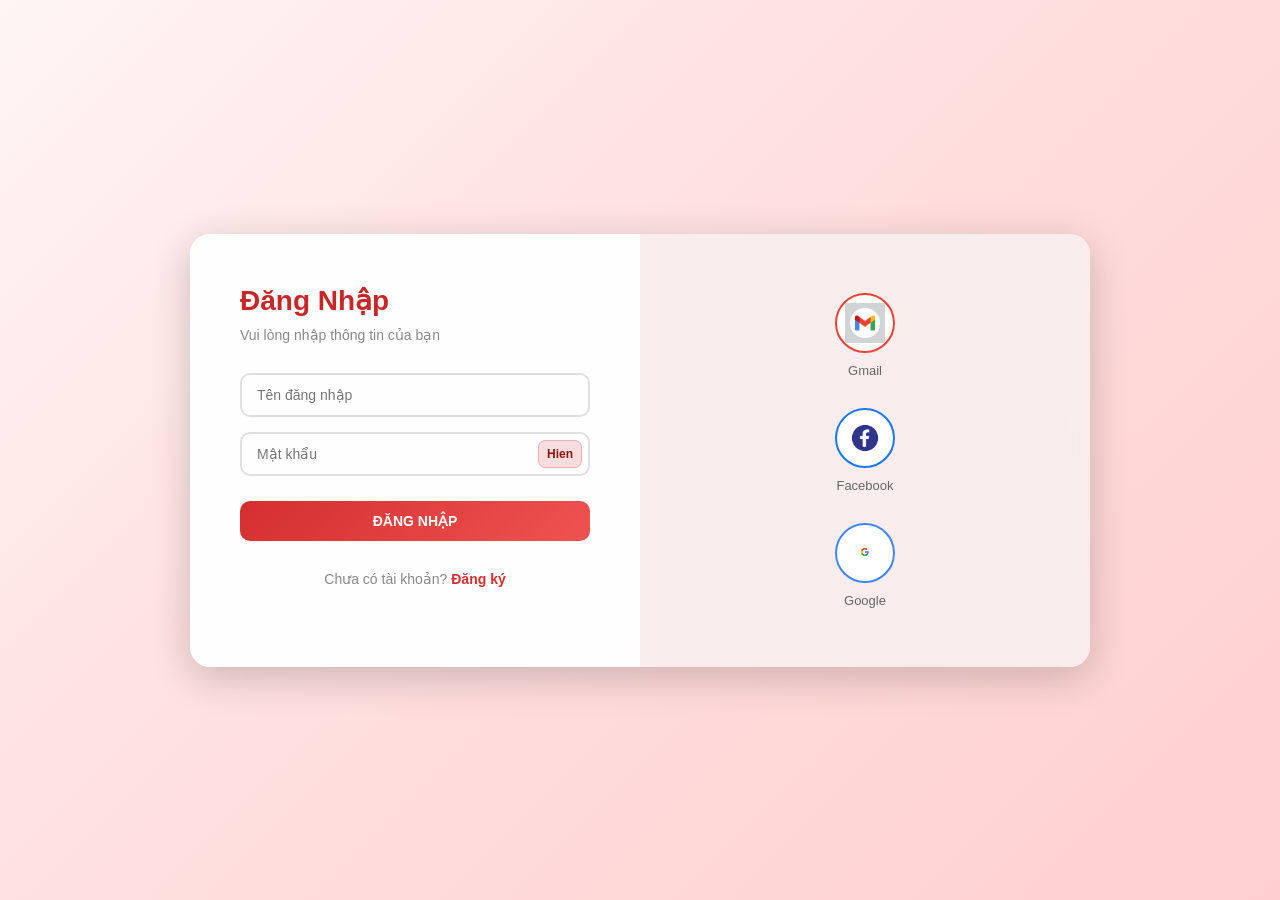
<file: frontend/index.html>
<!DOCTYPE html>
<html lang="vi">
<head>
    <meta charset="UTF-8">
    <meta name="viewport" content="width=device-width, initial-scale=1.0">
    <title>Đăng nhập / Đăng ký</title>
    <link rel="stylesheet" href="style.css">
</head>
<body>
    <div class="container">
        <div class="login-register">
            
            <div class="login-form active">
                <h2>Đăng Nhập</h2>
                <p>Vui lòng nhập thông tin của bạn</p>
                <form id="loginForm">
                    <div class="form-group">
                        <input type="text" id="loginUsername" placeholder="Tên đăng nhập" required>
                    </div>
                    <div class="form-group password-group">
                        <input type="password" id="loginPassword" placeholder="Mật khẩu" required>
                        <button type="button" class="password-toggle" aria-label="Hien mat khau" data-target="loginPassword">Hien</button>
                    </div>
                    <button type="submit" class="btn">ĐĂNG NHẬP</button>
                    <p class="toggle-form">Chưa có tài khoản? <a href="#" onclick="toggleForm()">Đăng ký</a></p>
                </form>
            </div>

            
            <div class="register-form">
                <h2>Đăng Ký</h2>
                <p>Sử dụng tài khoản mạng xã hội hoặc tạo tài khoản mới</p>
                <form id="registerForm">
                    <div class="form-group">
                        <input type="text" id="regUsername" placeholder="Tên đăng nhập" maxlength="20" required>
                        <small>Tối đa 20 ký tự</small>
                    </div>
                    <div class="form-group">
                        <input type="email" id="regEmail" placeholder="Email" required>
                    </div>
                    <div class="form-group password-group">
                        <input type="password" id="regPassword" placeholder="Mật khẩu" required>
                        <button type="button" class="password-toggle" aria-label="Hien mat khau" data-target="regPassword">Hien</button>
                    </div>
                    <div class="form-group password-group">
                        <input type="password" id="regConfirmPassword" placeholder="Nhập lại mật khẩu" required>
                        <button type="button" class="password-toggle" aria-label="Hien mat khau" data-target="regConfirmPassword">Hien</button>
                    </div>
                    <div class="form-group checkbox">
                        <input type="checkbox" id="terms" required>
                        <label for="terms">Tôi đồng ý với các điều khoản và điều kiện</label>
                    </div>
                    <button type="submit" class="btn">ĐĂNG KÝ</button>
                    <p class="toggle-form">Đã có tài khoản? <a href="#" onclick="toggleForm()">Đăng nhập</a></p>
                </form>
            </div>

            
            <div class="social-signup">
                <div class="social-icon">
                    <button class="social-btn gmail" title="Gmail">
                        <img src="image/gmail.png" alt="Gmail">
                    </button>
                    <p>Gmail</p>
                </div>
                <div class="social-icon">
                    <button class="social-btn facebook" title="Facebook">
                        <img src="image/facebook.png" alt="Facebook">
                    </button>
                    <p>Facebook</p>
                </div>
                <div class="social-icon">
                    <button class="social-btn google" title="Google">
                        <img src="image/google.png" alt="Google">
                    </button>
                    <p>Google</p>
                </div>
            </div>
        </div>
    </div>

    
    <div id="message" class="message"></div>

    <script src="script.js"></script>
</body>
</html>
</file>
<file: frontend/style.css>
* {
    margin: 0;
    padding: 0;
    box-sizing: border-box;
}

body {
    font-family: 'Segoe UI', Tahoma, Geneva, Verdana, sans-serif;
    background: linear-gradient(135deg, #fff5f5 0%, #ffe1e1 40%, #ffcfcf 100%);
    min-height: 100vh;
    display: flex;
    justify-content: center;
    align-items: center;
    padding: 20px;
}

.container {
    width: 100%;
    max-width: 900px;
}

.login-register {
    background: rgba(255, 255, 255, 0.95);
    border-radius: 20px;
    box-shadow: 0 10px 40px rgba(0, 0, 0, 0.2);
    display: grid;
    grid-template-columns: 1fr 1fr;
    overflow: hidden;
    backdrop-filter: blur(10px);
}


.login-form, .register-form {
    padding: 50px;
    display: none;
}

.login-form.active, .register-form.active {
    display: block;
}

h2 {
    color: #c62828;
    font-size: 28px;
    margin-bottom: 10px;
    font-weight: 600;
}

.login-form p, .register-form p {
    color: #888;
    margin-bottom: 30px;
    font-size: 14px;
}

form {
    display: flex;
    flex-direction: column;
    gap: 15px;
}

.form-group {
    position: relative;
}

.form-group input {
    width: 100%;
    padding: 12px 15px;
    border: 2px solid #e0e0e0;
    border-radius: 10px;
    font-size: 14px;
    transition: all 0.3s ease;
    background: transparent;
}

.form-group input:focus {
    outline: none;
    border-color: #d32f2f;
    box-shadow: 0 0 10px rgba(211, 47, 47, 0.25);
}

.form-group.password-group {
    position: relative;
}

.password-toggle {
    position: absolute;
    right: 8px;
    top: 50%;
    transform: translateY(-50%);
    background: #f7dddd;
    border: 1px solid #e7b1b1;
    border-radius: 7px;
    color: #8f1212;
    font-size: 12px;
    font-weight: 700;
    cursor: pointer;
    padding: 6px 8px;
    transition: all 0.2s ease;
    pointer-events: auto;
    z-index: 10;
}

.password-toggle:hover {
    background: #ffd0d0;
}

.password-toggle:active {
    transform: translateY(-50%) scale(0.98);
}

.form-group.password-group input {
    padding-right: 68px;
}

.form-group small {
    display: block;
    color: #999;
    font-size: 12px;
    margin-top: 5px;
}

.form-group.checkbox {
    display: flex;
    align-items: center;
    gap: 10px;
}

.form-group.checkbox input[type="checkbox"] {
    width: 18px;
    height: 18px;
    cursor: pointer;
}

.form-group.checkbox label {
    color: #666;
    font-size: 13px;
    cursor: pointer;
    margin: 0;
}

.btn {
    padding: 12px 30px;
    background: linear-gradient(135deg, #d32f2f, #ef5350);
    color: white;
    border: none;
    border-radius: 10px;
    font-size: 14px;
    font-weight: 600;
    cursor: pointer;
    transition: all 0.3s ease;
    margin-top: 10px;
}

.btn:hover {
    transform: translateY(-2px);
    box-shadow: 0 5px 15px rgba(211, 47, 47, 0.35);
}

.btn:active {
    transform: translateY(0);
}

.toggle-form {
    text-align: center;
    color: #999;
    font-size: 13px;
    margin-top: 15px !important;
}

.toggle-form a {
    color: #d32f2f;
    text-decoration: none;
    font-weight: 600;
    cursor: pointer;
    transition: color 0.3s ease;
}

.toggle-form a:hover {
    color: #b71c1c;
}


.social-signup {
    background: linear-gradient(rgba(0, 0, 0, 0.02), rgba(0, 0, 0, 0.02)), 
                url('data:image/svg+xml,<svg xmlns="http://www.w3.org/2000/svg" viewBox="0 0 1200 600"><defs><linearGradient id="grad" x1="0%" y1="0%" x2="100%" y2="100%"><stop offset="0%" style="stop-color:rgba(100,200,220,0.1)"/><stop offset="100%" style="stop-color:rgba(150,180,220,0.1)"/></linearGradient></defs><rect fill="url(#grad)" width="1200" height="600"/></svg>');
    background-size: cover;
    padding: 50px;
    display: flex;
    flex-direction: column;
    justify-content: center;
    align-items: center;
    gap: 30px;
    background-color: rgba(211, 47, 47, 0.06);
}

.social-signup h3 {
    color: #c62828;
    font-size: 20px;
    text-align: center;
    margin-bottom: 20px;
}

.social-icon {
    text-align: center;
}

.social-btn {
    width: 60px;
    height: 60px;
    border-radius: 50%;
    border: 2px solid #e0e0e0;
    background: white;
    color: #666;
    font-size: 24px;
    cursor: pointer;
    transition: all 0.3s ease;
    display: flex;
    justify-content: center;
    align-items: center;
    margin: 0 auto 10px;
    padding: 0;
}

.social-btn img {
    width: 40px;
    height: 40px;
    object-fit: contain;
}

.social-btn:hover {
    transform: translateY(-5px);
    box-shadow: 0 5px 15px rgba(0, 0, 0, 0.2);
}

.social-btn.gmail {
    border-color: #EA4335;
    color: #EA4335;
}

.social-btn.gmail:hover {
    background: #EA4335;
    color: white;
}

.social-btn.facebook {
    border-color: #1877F2;
    color: #1877F2;
}

.social-btn.facebook:hover {
    background: #1877F2;
    color: white;
}

.social-btn.google {
    border-color: #4285F4;
    color: #4285F4;
}

.social-btn.google:hover {
    background: #4285F4;
    color: white;
}

.social-icon p {
    color: #666;
    font-size: 13px;
    font-weight: 500;
}


.message {
    position: fixed;
    top: 20px;
    right: 20px;
    padding: 15px 20px;
    border-radius: 8px;
    max-width: 400px;
    display: none;
    z-index: 1000;
    animation: slideIn 0.3s ease;
}

.message.show {
    display: block;
}

.message.success {
    background: #4CAF50;
    color: white;
}

.message.error {
    background: #f44336;
    color: white;
}

.message.info {
    background: #2196F3;
    color: white;
}

@keyframes slideIn {
    from {
        transform: translateX(400px);
        opacity: 0;
    }
    to {
        transform: translateX(0);
        opacity: 1;
    }
}


@media (max-width: 768px) {
    .login-register {
        grid-template-columns: 1fr;
    }

    .social-signup {
        display: none;
    }

    .login-form, .register-form {
        padding: 40px 25px;
    }

    h2 {
        font-size: 24px;
    }
}
</file>
<file: frontend/home.css>
* {
    margin: 0;
    padding: 0;
    box-sizing: border-box;
}

:root {
    --theme-red: #c62828;
    --theme-red-dark: #a61d1d;
    --theme-red-soft: #ef5350;
    --theme-bg: #fff5f5;
    --theme-bg-soft: #ffe7e7;
}

body {
    font-family: 'Segoe UI', Tahoma, Geneva, Verdana, sans-serif;
    color: #333;
    background: #f5f5f5;
}

.container {
    max-width: 1200px;
    margin: 0 auto;
    padding: 0 20px;
}


.header {
    background: linear-gradient(135deg, #667eea 0%, #764ba2 100%);
    color: white;
    padding: 20px 0;
    position: sticky;
    top: 0;
    z-index: 100;
    box-shadow: 0 2px 10px rgba(0, 0, 0, 0.1);
}

.header .container {
    display: flex;
    justify-content: space-between;
    align-items: center;
}

.logo h1 {
    font-size: 28px;
    font-weight: 700;
}

.logo-link {
    color: inherit;
    text-decoration: none;
}

.navbar ul {
    list-style: none;
    display: flex;
    gap: 30px;
}

.navbar a {
    color: white;
    text-decoration: none;
    font-weight: 500;
    transition: color 0.3s ease;
    position: relative;
}

.navbar a:hover,
.navbar a.active {
    color: #ffd700;
}

.navbar a.active::after {
    content: '';
    position: absolute;
    bottom: -5px;
    left: 0;
    right: 0;
    height: 2px;
    background: #ffd700;
}

.user-section {
    display: flex;
    align-items: center;
    gap: 20px;
}

.user-section span {
    font-weight: 500;
}

.btn-logout {
    padding: 8px 16px;
    background: rgba(255, 255, 255, 0.2);
    color: white;
    border: 1px solid white;
    border-radius: 5px;
    cursor: pointer;
    transition: all 0.3s ease;
    font-weight: 500;
}

.btn-logout:hover {
    background: white;
    color: #667eea;
}

.menu-toggle {
    position: fixed;
    top: 10px;
    left: 10px;
    z-index: 1300;
    background: rgba(255, 255, 255, 0.22);
    border: 1px solid rgba(255, 255, 255, 0.45);
    color: white;
    width: 34px;
    height: 34px;
    border-radius: 6px;
    font-size: 18px;
    line-height: 1;
    cursor: pointer;
    display: inline-flex;
    align-items: center;
    justify-content: center;
}

.left-sidebar {
    position: fixed;
    top: 0;
    left: -280px;
    width: 280px;
    height: 100vh;
    background: #132332;
    color: #e6f2ff;
    z-index: 1200;
    transition: left 0.3s ease;
    box-shadow: 4px 0 20px rgba(0, 0, 0, 0.35);
}

.left-sidebar.open {
    left: 0;
}

.sidebar-overlay {
    position: fixed;
    inset: 0;
    background: rgba(0, 0, 0, 0.45);
    z-index: 1100;
    opacity: 0;
    visibility: hidden;
    transition: opacity 0.25s ease;
}

.sidebar-overlay.show {
    opacity: 1;
    visibility: visible;
}

.sidebar-header {
    display: flex;
    justify-content: space-between;
    align-items: center;
    padding: 16px 18px;
    border-bottom: 1px solid rgba(255, 255, 255, 0.1);
}

.sidebar-header h3 {
    margin: 0;
    font-size: 20px;
}

.sidebar-close {
    background: none;
    border: none;
    color: #cfe7ff;
    font-size: 28px;
    cursor: pointer;
}

.sidebar-nav {
    padding: 10px 0;
    display: flex;
    flex-direction: column;
}

.sidebar-nav a {
    color: #cfe7ff;
    text-decoration: none;
    padding: 12px 18px;
    border-left: 3px solid transparent;
    transition: background 0.2s ease, border-left-color 0.2s ease;
}

.sidebar-nav a:hover,
.sidebar-nav a.active {
    background: rgba(255, 255, 255, 0.08);
    border-left-color: #52b6ff;
}


.hero {
    background: linear-gradient(135deg, #667eea 0%, #764ba2 100%);
    color: white;
    padding: 100px 20px;
    text-align: center;
}

.hero-content h2 {
    font-size: 48px;
    margin-bottom: 20px;
}

.hero-content p {
    font-size: 20px;
    margin-bottom: 30px;
    opacity: 0.9;
}

.btn-primary {
    display: inline-block;
    padding: 12px 30px;
    background: #ffd700;
    color: #333;
    text-decoration: none;
    border-radius: 5px;
    font-weight: 600;
    transition: all 0.3s ease;
}

.btn-primary:hover {
    transform: translateY(-3px);
    box-shadow: 0 5px 20px rgba(255, 215, 0, 0.4);
}


.products {
    padding: 60px 20px;
    background: white;
}

.products h2 {
    text-align: center;
    font-size: 32px;
    margin-bottom: 40px;
    color: #667eea;
}

.products-grid {
    display: grid;
    grid-template-columns: repeat(auto-fill, minmax(250px, 1fr));
    gap: 25px;
}

.product-card {
    background: white;
    border-radius: 10px;
    overflow: hidden;
    box-shadow: 0 2px 10px rgba(0, 0, 0, 0.1);
    transition: all 0.3s ease;
    cursor: pointer;
}

.product-card:hover {
    transform: translateY(-5px);
    box-shadow: 0 5px 20px rgba(0, 0, 0, 0.15);
}

.product-image {
    width: 100%;
    height: 200px;
    background: linear-gradient(135deg, #667eea 0%, #764ba2 100%);
    display: flex;
    align-items: center;
    justify-content: center;
    font-size: 48px;
}

.product-image-file {
    width: 100%;
    height: 100%;
    object-fit: contain;
    background: #fff;
}

.product-image-fallback {
    width: 100%;
    height: 100%;
    display: flex;
    align-items: center;
    justify-content: center;
    font-size: 48px;
}

.product-info {
    padding: 20px;
}

.product-name {
    font-size: 18px;
    font-weight: 600;
    margin-bottom: 10px;
    color: #333;
}

.product-description {
    font-size: 13px;
    color: #666;
    margin-bottom: 15px;
    line-height: 1.4;
}

.product-footer {
    display: flex;
    justify-content: space-between;
    align-items: center;
    gap: 10px;
}

.product-price {
    font-size: 20px;
    font-weight: 700;
    color: #667eea;
}

.product-buttons {
    display: flex;
    gap: 8px;
}

.btn-add-cart {
    padding: 8px 15px;
    background: #667eea;
    color: white;
    border: none;
    border-radius: 5px;
    cursor: pointer;
    font-weight: 600;
    transition: all 0.3s ease;
}

.btn-review {
    padding: 8px 12px;
    background: #fff;
    color: #667eea;
    border: 2px solid #667eea;
    border-radius: 5px;
    cursor: pointer;
    font-weight: 600;
    transition: all 0.3s ease;
    font-size: 14px;
}

.btn-add-cart:hover, .btn-review:hover {
    transform: translateY(-2px);
    box-shadow: 0 4px 12px rgba(102, 126, 234, 0.3);
}

.btn-add-cart:hover {
    background: #764ba2;
}


.btn-basket {
    position: relative;
    background: none;
    border: none;
    font-size: 24px;
    cursor: pointer;
    color: #667eea;
    padding: 8px 12px;
    border-radius: 5px;
    transition: all 0.3s ease;
    display: flex;
    align-items: center;
    gap: 5px;
}

.btn-basket:hover {
    background: rgba(102, 126, 234, 0.1);
}

.cart-count {
    font-size: 12px;
    background: #ff5252;
    color: white;
    border-radius: 50%;
    padding: 2px 6px;
    min-width: 20px;
    text-align: center;
    font-weight: bold;
}


.basket-modal {
    display: none;
    position: fixed;
    top: 0;
    left: 0;
    right: 0;
    bottom: 0;
    background: rgba(0, 0, 0, 0.5);
    z-index: 1000;
    justify-content: flex-end;
    animation: slideInRight 0.3s ease;
}

.basket-modal-content {
    background: white;
    width: 100%;
    max-width: 500px;
    height: 100%;
    display: flex;
    flex-direction: column;
    box-shadow: -2px 0 10px rgba(0, 0, 0, 0.1);
}

.basket-header {
    padding: 20px;
    border-bottom: 1px solid #e0e0e0;
    display: flex;
    justify-content: space-between;
    align-items: center;
}

.basket-header h2 {
    margin: 0;
    font-size: 20px;
}

.close-btn {
    background: none;
    border: none;
    font-size: 28px;
    cursor: pointer;
    color: #999;
    width: 30px;
    height: 30px;
    display: flex;
    align-items: center;
    justify-content: center;
}

.close-btn:hover {
    color: #333;
}

.basket-body {
    flex: 1;
    overflow-y: auto;
    padding: 20px;
}

.basket-table {
    width: 100%;
    border-collapse: collapse;
    font-size: 14px;
}

.basket-table thead {
    position: sticky;
    top: 0;
    background: #f5f5f5;
}

.basket-table th, .basket-table td {
    padding: 12px;
    text-align: left;
    border-bottom: 1px solid #e0e0e0;
}

.basket-table th {
    font-weight: 600;
    color: #333;
}

.basket-table td {
    color: #666;
}

.basket-footer {
    padding: 20px;
    border-top: 1px solid #e0e0e0;
    background: #f9f9f9;
}

.basket-summary {
    display: flex;
    justify-content: space-between;
    align-items: center;
    margin-bottom: 15px;
    font-size: 16px;
    font-weight: 600;
    color: #333;
}

.total-price {
    color: #667eea;
    font-size: 20px;
}

@keyframes slideInRight {
    from {
        transform: translateX(100%);
    }
    to {
        transform: translateX(0);
    }
}



.cart-section {
    padding: 60px 20px;
    background: #f9f9f9;
}

.cart-section h2 {
    text-align: center;
    font-size: 32px;
    margin-bottom: 40px;
    color: #667eea;
}


.cart-page {
    background: radial-gradient(circle at top, #203040 0%, #0f1720 55%, #0a1118 100%);
    min-height: 100vh;
}

.cart-page .header {
    position: static;
    background: rgba(10, 18, 26, 0.88);
    border-bottom: 1px solid rgba(255, 255, 255, 0.08);
    backdrop-filter: blur(4px);
}

.cart-page-main {
    max-width: 1100px;
    margin: 30px auto 50px;
    padding: 0 20px;
}

.cart-panel {
    background: rgba(18, 27, 37, 0.95);
    border: 1px solid rgba(255, 255, 255, 0.08);
    border-radius: 12px;
    box-shadow: 0 14px 30px rgba(0, 0, 0, 0.35);
    color: #e9f1f7;
}

.cart-panel-header {
    padding: 22px 24px 10px;
}

.cart-panel-header h2 {
    margin: 0;
    font-size: 34px;
    color: #f4fbff;
}

.cart-panel-body {
    padding: 0 24px 8px;
}

.cart-panel .cart-table {
    background: transparent;
    box-shadow: none;
    margin-bottom: 12px;
}

.cart-panel .cart-table thead {
    background: rgba(255, 255, 255, 0.05);
    color: #dce8f3;
}

.cart-panel .cart-table td {
    border-bottom: 1px solid rgba(255, 255, 255, 0.08);
    color: #d9e5ef;
}

.cart-panel .cart-table tbody tr:hover {
    background: rgba(255, 255, 255, 0.04);
}

.cart-panel-footer {
    padding: 12px 24px 24px;
    text-align: right;
}

.cart-panel-footer .summary-row {
    color: #f5faff;
    margin-bottom: 14px;
}

.cart-table {
    width: 100%;
    border-collapse: collapse;
    background: white;
    border-radius: 10px;
    overflow: hidden;
    box-shadow: 0 2px 10px rgba(0, 0, 0, 0.1);
    margin-bottom: 30px;
}

.cart-table thead {
    background: #667eea;
    color: white;
}

.cart-table th,
.cart-table td {
    padding: 15px;
    text-align: left;
    border-bottom: 1px solid #eee;
}

.cart-table tbody tr:hover {
    background: #f5f5f5;
}

.empty-message {
    text-align: center;
    color: #999;
    font-size: 16px !important;
}

.cart-summary {
    background: white;
    padding: 20px;
    border-radius: 10px;
    box-shadow: 0 2px 10px rgba(0, 0, 0, 0.1);
    text-align: right;
}

.summary-row {
    display: flex;
    justify-content: flex-end;
    gap: 20px;
    margin-bottom: 20px;
    font-size: 18px;
    font-weight: 600;
    color: #333;
}

.summary-row span:first-child {
    min-width: 100px;
}

.btn-checkout {
    padding: 12px 30px;
    background: #667eea;
    color: white;
    border: none;
    border-radius: 5px;
    font-weight: 600;
    cursor: pointer;
    transition: all 0.3s ease;
    font-size: 16px;
}

.btn-checkout:hover {
    background: #764ba2;
    transform: translateY(-2px);
}

.btn-checkout:disabled {
    background: #ccc;
    cursor: not-allowed;
}

.btn-remove {
    padding: 6px 12px;
    background: #ff6b6b;
    color: white;
    border: none;
    border-radius: 4px;
    cursor: pointer;
    font-size: 12px;
    transition: all 0.3s ease;
}

.btn-remove:hover {
    background: #ff5252;
}

.quantity-input {
    width: 60px;
    padding: 6px;
    border: 1px solid #ddd;
    border-radius: 4px;
    text-align: center;
}


.about {
    padding: 60px 20px;
    background: white;
    text-align: center;
}

.about h2 {
    font-size: 32px;
    margin-bottom: 20px;
    color: #667eea;
}

.about p {
    font-size: 16px;
    color: #666;
    line-height: 1.8;
    max-width: 600px;
    margin: 0 auto;
}


.contact {
    padding: 60px 20px;
    background: #f9f9f9;
}

.contact h2 {
    text-align: center;
    font-size: 32px;
    margin-bottom: 40px;
    color: #667eea;
}

.contact-info {
    display: grid;
    grid-template-columns: repeat(auto-fit, minmax(250px, 1fr));
    gap: 30px;
}

.info-item {
    background: white;
    padding: 30px;
    border-radius: 10px;
    box-shadow: 0 2px 10px rgba(0, 0, 0, 0.1);
    text-align: center;
}

.info-item h4 {
    color: #667eea;
    margin-bottom: 10px;
    font-size: 18px;
}

.info-item p {
    color: #666;
    font-size: 15px;
}


.admin-section {
    padding: 60px 20px;
    background: #f0f5ff;
}

.admin-section h2 {
    text-align: center;
    font-size: 32px;
    margin-bottom: 40px;
    color: #667eea;
}

.admin-content {
    display: grid;
    grid-template-columns: 1fr 2fr;
    gap: 30px;
}

.admin-form {
    background: white;
    padding: 30px;
    border-radius: 10px;
    box-shadow: 0 2px 10px rgba(0, 0, 0, 0.1);
    height: fit-content;
}

.admin-form h3 {
    color: #667eea;
    margin-bottom: 20px;
}

.admin-form form {
    display: flex;
    flex-direction: column;
    gap: 15px;
}

.admin-form input {
    padding: 10px;
    border: 1px solid #ddd;
    border-radius: 5px;
    font-size: 14px;
}

.admin-form input:focus {
    outline: none;
    border-color: #667eea;
    box-shadow: 0 0 5px rgba(102, 126, 234, 0.3);
}

.btn-add {
    padding: 10px;
    background: #667eea;
    color: white;
    border: none;
    border-radius: 5px;
    cursor: pointer;
    font-weight: 600;
    transition: all 0.3s ease;
}

.btn-add:hover {
    background: #764ba2;
    transform: translateY(-2px);
}

.admin-list {
    background: white;
    padding: 30px;
    border-radius: 10px;
    box-shadow: 0 2px 10px rgba(0, 0, 0, 0.1);
}

.admin-list h3 {
    color: #667eea;
    margin-bottom: 20px;
}

.users-table {
    width: 100%;
    border-collapse: collapse;
}

.users-table thead {
    background: #667eea;
    color: white;
}

.users-table th,
.users-table td {
    padding: 12px;
    text-align: left;
    border-bottom: 1px solid #eee;
}

.users-table tbody tr:hover {
    background: #f5f5f5;
}

.users-table .empty-message {
    text-align: center;
    color: #999;
}

.btn-edit, .btn-delete {
    padding: 6px 12px;
    margin-right: 8px;
    border: none;
    border-radius: 4px;
    cursor: pointer;
    font-size: 12px;
    transition: all 0.3s ease;
}

.btn-edit {
    background: #4CAF50;
    color: white;
}

.btn-edit:hover {
    background: #45a049;
}

.btn-delete {
    background: #f44336;
    color: white;
}

.btn-delete:hover {
    background: #da190b;
}


.order-history-section {
    padding: 60px 20px;
    background: #f9f9f9;
}

.order-history-section h2 {
    text-align: center;
    color: #333;
    margin-bottom: 30px;
}

.orders-list {
    max-width: 900px;
    margin: 0 auto;
}

.order-card {
    background: white;
    border-radius: 8px;
    padding: 20px;
    margin-bottom: 20px;
    box-shadow: 0 2px 8px rgba(0,0,0,0.1);
    border-left: 4px solid #667eea;
}

.order-header {
    display: flex;
    justify-content: space-between;
    align-items: center;
    margin-bottom: 15px;
    border-bottom: 1px solid #eee;
    padding-bottom: 10px;
}

.order-id {
    font-weight: bold;
    color: #667eea;
}

.order-status {
    padding: 5px 15px;
    border-radius: 20px;
    font-size: 12px;
    font-weight: bold;
}

.order-status.pending {
    background: #fff3cd;
    color: #856404;
}

.order-status.completed {
    background: #d4edda;
    color: #155724;
}

.order-items {
    margin: 15px 0;
}

.order-item {
    padding: 8px 0;
    display: flex;
    justify-content: space-between;
    font-size: 14px;
}

.order-item span:last-child {
    font-weight: bold;
}

.order-footer {
    text-align: right;
    margin-top: 10px;
    font-size: 14px;
    color: #666;
}


.feedback-section {
    padding: 60px 20px;
    background: #f0f5ff;
}

.feedback-section h2 {
    text-align: center;
    color: #667eea;
    margin-bottom: 40px;
}

.feedback-content {
    display: grid;
    grid-template-columns: 1fr 1fr;
    gap: 30px;
    max-width: 1000px;
    margin: 0 auto;
}

.feedback-form {
    background: white;
    padding: 30px;
    border-radius: 10px;
    box-shadow: 0 2px 10px rgba(0,0,0,0.1);
}

.feedback-form h3 {
    color: #667eea;
    margin-bottom: 20px;
}

.feedback-form form {
    display: flex;
    flex-direction: column;
    gap: 15px;
}

.feedback-form input,
.feedback-form textarea {
    padding: 12px;
    border: 1px solid #ddd;
    border-radius: 5px;
    font-family: inherit;
    font-size: 14px;
}

.feedback-form input:focus,
.feedback-form textarea:focus {
    outline: none;
    border-color: #667eea;
    box-shadow: 0 0 5px rgba(102, 126, 234, 0.3);
}

.rating-input {
    display: flex;
    align-items: center;
    gap: 15px;
}

.rating-input label {
    font-weight: 600;
    color: #333;
}

.rating-input input[type="range"] {
    flex: 1;
    cursor: pointer;
}

.btn-submit {
    padding: 12px;
    background: #667eea;
    color: white;
    border: none;
    border-radius: 5px;
    cursor: pointer;
    font-weight: 600;
    transition: all 0.3s ease;
}

.btn-submit:hover {
    background: #764ba2;
    transform: translateY(-2px);
}

.feedback-list {
    background: white;
    padding: 30px;
    border-radius: 10px;
    box-shadow: 0 2px 10px rgba(0,0,0,0.1);
}

.feedback-list h3 {
    color: #667eea;
    margin-bottom: 20px;
}

.feedback-item {
    padding: 15px;
    border-bottom: 1px solid #eee;
    margin-bottom: 15px;
}

.feedback-item:last-child {
    border-bottom: none;
    margin-bottom: 0;
}

.feedback-author {
    font-weight: bold;
    color: #333;
    margin-bottom: 5px;
}

.feedback-rating {
    color: #ffc107;
    font-size: 14px;
    margin-bottom: 8px;
}

.feedback-comment {
    color: #666;
    font-size: 14px;
    line-height: 1.6;
    margin-bottom: 5px;
}

.feedback-date {
    color: #999;
    font-size: 12px;
}


.modal {
    position: fixed;
    z-index: 999;
    left: 0;
    top: 0;
    width: 100%;
    height: 100%;
    background-color: rgba(0,0,0,0.7);
    animation: fadeIn 0.3s ease;
}

.modal-content {
    background: white;
    margin: 5% auto;
    padding: 30px;
    border-radius: 10px;
    width: 90%;
    max-width: 800px;
    max-height: 80vh;
    overflow-y: auto;
    box-shadow: 0 5px 20px rgba(0,0,0,0.3);
}

.close {
    color: #aaa;
    float: right;
    font-size: 28px;
    font-weight: bold;
    cursor: pointer;
    transition: color 0.3s;
}

.close:hover,
.close:focus {
    color: #000;
}

.reviews-container {
    display: grid;
    grid-template-columns: 1fr 1fr;
    gap: 30px;
    margin-top: 20px;
}

.review-form h4,
.reviews-list h4 {
    color: #667eea;
    margin-bottom: 15px;
}

.review-form form {
    display: flex;
    flex-direction: column;
    gap: 15px;
}

.review-form textarea {
    padding: 12px;
    border: 1px solid #ddd;
    border-radius: 5px;
    font-family: inherit;
}

.review-form textarea:focus {
    outline: none;
    border-color: #667eea;
    box-shadow: 0 0 5px rgba(102, 126, 234, 0.3);
}

.reviews-list {
    border-left: 2px solid #667eea;
    padding-left: 20px;
}

.review-item {
    padding: 12px 0;
    border-bottom: 1px solid #eee;
}

.review-item:last-child {
    border-bottom: none;
}

.review-author {
    font-weight: bold;
    color: #333;
    margin-bottom: 5px;
}

.review-text {
    color: #666;
    font-size: 14px;
    line-height: 1.6;
    margin: 8px 0;
}

.review-meta {
    font-size: 12px;
    color: #999;
}

.loading {
    text-align: center;
    color: #999;
    padding: 20px;
}

@keyframes fadeIn {
    from { opacity: 0; }
    to { opacity: 1; }
}

@keyframes slideIn {
    from { transform: translateX(400px); }
    to { transform: translateX(0); }
}


.footer {
    background: #333;
    color: white;
    text-align: center;
    padding: 30px 20px;
}


.message {
    position: fixed;
    top: 20px;
    right: 20px;
    padding: 15px 20px;
    border-radius: 8px;
    max-width: 400px;
    display: none;
    z-index: 1000;
    animation: slideIn 0.3s ease;
}

.message.show {
    display: block;
}

.message.success {
    background: #4CAF50;
    color: white;
}

.message.error {
    background: #f44336;
    color: white;
}

.message.info {
    background: #2196F3;
    color: white;
}

@keyframes slideIn {
    from {
        transform: translateX(400px);
        opacity: 0;
    }
    to {
        transform: translateX(0);
        opacity: 1;
    }
}


@media (max-width: 768px) {
    .header .container {
        flex-direction: column;
        gap: 20px;
    }

    .navbar ul {
        gap: 15px;
    }

    .hero-content h2 {
        font-size: 32px;
    }

    .hero-content p {
        font-size: 16px;
    }

    .products-grid {
        grid-template-columns: repeat(auto-fill, minmax(150px, 1fr));
    }

    .cart-table {
        font-size: 14px;
    }

    .cart-table th,
    .cart-table td {
        padding: 10px;
    }
}


body {
    background: var(--theme-bg);
}

.header,
.hero {
    background: linear-gradient(135deg, var(--theme-red) 0%, var(--theme-red-soft) 100%);
}

.navbar a:hover,
.navbar a.active {
    color: #ffe5e5;
}

.navbar a.active::after {
    background: #ffe5e5;
}

.btn-logout:hover,
.products h2,
.product-price,
.btn-basket,
.cart-section h2,
.about h2,
.contact h2,
.info-item h4,
.admin-section h2,
.admin-form h3,
.admin-list h3,
.order-id,
.feedback-section h2,
.feedback-form h3,
.feedback-list h3,
.review-form h4,
.reviews-list h4,
.cart-panel-header h2 {
    color: var(--theme-red);
}

.btn-add-cart,
.btn-checkout,
.btn-submit,
.btn-add,
.users-table thead,
.cart-table thead {
    background: var(--theme-red);
}

.btn-add-cart:hover,
.btn-checkout:hover,
.btn-submit:hover,
.btn-add:hover {
    background: var(--theme-red-dark);
}

.btn-review {
    color: var(--theme-red);
    border-color: var(--theme-red);
}

.btn-basket:hover {
    background: rgba(198, 40, 40, 0.1);
}

.product-image {
    background: linear-gradient(135deg, #ef5350 0%, var(--theme-red) 100%);
}

.contact,
.admin-section,
.feedback-section {
    background: var(--theme-bg-soft);
}

.admin-form input:focus,
.feedback-form input:focus,
.feedback-form textarea:focus,
.review-form textarea:focus {
    border-color: var(--theme-red);
    box-shadow: 0 0 5px rgba(198, 40, 40, 0.25);
}

.left-sidebar {
    background: #8d1b1b;
    color: #fff2f2;
}

.sidebar-close,
.sidebar-nav a {
    color: #ffecec;
}

.sidebar-nav a:hover,
.sidebar-nav a.active {
    background: rgba(255, 255, 255, 0.14);
    border-left-color: #ffd0d0;
}

.cart-page {
    background: radial-gradient(circle at top, #ffe3e3 0%, #ffc7c7 55%, #ffb8b8 100%);
}

.cart-page .header {
    background: linear-gradient(135deg, #b71c1c 0%, #d84343 100%);
}

.cart-panel {
    background: rgba(255, 255, 255, 0.96);
    border: 1px solid #ffd2d2;
    color: #532626;
}

.cart-panel .cart-table thead {
    background: #ffe3e3;
    color: #5a2222;
}

.cart-panel .cart-table td {
    border-bottom: 1px solid #ffe8e8;
    color: #5a2d2d;
}

.cart-panel .cart-table tbody tr:hover {
    background: #fff0f0;
}


.header {
    background: linear-gradient(180deg, #2a414f 0%, #223845 100%);
    padding: 8px 0;
    border-bottom: 1px solid rgba(255, 255, 255, 0.08);
    box-shadow: 0 3px 10px rgba(0, 0, 0, 0.3);
}

.header .container {
    min-height: 44px;
    padding-left: 54px;
}

.navbar a {
    font-size: 14px;
    font-weight: 600;
}

.navbar a:hover,
.navbar a.active {
    color: #e7f4ff;
}

.navbar a.active::after {
    background: #e7f4ff;
}

.menu-toggle {
    position: absolute;
    top: 50%;
    left: 0;
    transform: translateY(-50%);
    background: rgba(255, 255, 255, 0.11);
    border: 1px solid rgba(255, 255, 255, 0.38);
    border-left: none;
    color: #f0f8ff;
    border-radius: 0 4px 4px 0;
}

.menu-toggle:hover {
    background: rgba(255, 255, 255, 0.2);
}

.btn-logout:hover {
    color: #223845;
}


.cart-page {
    background: radial-gradient(circle at top, #1d2731 0%, #141c24 60%, #111820 100%);
}

.cart-page-main {
    max-width: 1180px;
    margin: 18px auto 40px;
    padding: 0 20px;
}

.checkout-card {
    background: rgba(45, 51, 58, 0.9);
    border: 1px solid rgba(255, 255, 255, 0.08);
    border-radius: 8px;
    box-shadow: 0 10px 30px rgba(0, 0, 0, 0.35);
}

.checkout-header {
    padding: 14px 16px 10px;
}

.checkout-header h2 {
    margin: 0;
    color: #f2f6fb;
    font-size: 38px;
    font-weight: 700;
}

.checkout-header #checkoutUser {
    color: #98a6b6;
    font-size: 32px;
    font-weight: 600;
}

.checkout-items {
    margin: 0 16px;
    border: 1px solid rgba(255, 255, 255, 0.08);
    background: rgba(33, 39, 46, 0.9);
    min-height: 110px;
}

.checkout-item-row {
    display: grid;
    grid-template-columns: 80px 1fr 120px 120px 48px;
    align-items: center;
    gap: 16px;
    padding: 14px 12px;
    border-bottom: 1px solid rgba(255, 255, 255, 0.08);
    color: #e8eef7;
}

.checkout-item-image {
    width: 56px;
    height: 56px;
    border: 2px solid #d8edf9;
    display: flex;
    align-items: center;
    justify-content: center;
    font-size: 32px;
    background: #f7fbff;
}

.checkout-item-name {
    font-size: 20px;
    font-weight: 600;
}

.checkout-item-qty {
    display: flex;
    align-items: center;
    gap: 8px;
}

.qty-btn {
    width: 24px;
    height: 24px;
    border: 1px solid rgba(255, 255, 255, 0.45);
    background: rgba(255, 255, 255, 0.08);
    color: #fff;
    cursor: pointer;
}

.checkout-item-price {
    text-align: right;
    font-size: 22px;
}

.checkout-remove {
    border: none;
    background: transparent;
    color: #c7d0da;
    cursor: pointer;
    font-size: 20px;
}

.checkout-footer {
    padding: 10px 16px 14px;
    text-align: right;
}

.checkout-total-row {
    color: #eff5fb;
    font-size: 24px;
    margin-bottom: 10px;
}

.checkout-btn {
    width: 58%;
    min-width: 300px;
    border: none;
    border-radius: 20px;
    background: linear-gradient(180deg, #4f7389 0%, #46697e 100%);
    color: #f6fbff;
    font-size: 22px;
    font-weight: 700;
    padding: 7px 16px;
    cursor: pointer;
}

.checkout-btn:disabled {
    opacity: 0.5;
    cursor: not-allowed;
}

.checkout-bonus {
    color: #d2dae4;
    font-size: 16px;
    margin-top: 8px;
    text-align: center;
}

.checkout-empty {
    padding: 35px 10px;
    color: #bcc9d7;
}


.cart-order-page {
    background: #fff5f5;
}

.order-main {
    max-width: 980px;
    margin: 24px auto 40px;
    padding: 0 12px;
}

.order-card {
    background: #fff;
    border: 1px solid #ffdada;
    border-radius: 10px;
    padding: 18px;
    box-shadow: 0 8px 24px rgba(198, 40, 40, 0.1);
}

.order-title {
    font-size: 34px;
    color: #b71c1c;
    margin: 0 0 18px;
}

.order-table {
    width: 100%;
    border-collapse: collapse;
}

.order-table thead th {
    text-align: left;
    font-size: 28px;
    color: #8f1212;
    border-bottom: 2px solid #ffdada;
    padding: 8px 0 12px;
}

.order-item-row td {
    border-bottom: 1px solid #ffe5e5;
    padding: 16px 0;
    font-size: 32px;
    color: #7c2020;
}

.order-item-name {
    color: #d32f2f;
}

.order-item-price {
    font-weight: 600;
}

.order-qty {
    display: inline-flex;
    align-items: center;
    gap: 10px;
}

.qty-btn {
    border: none;
    width: 48px;
    height: 48px;
    border-radius: 999px;
    background: #d32f2f;
    color: #fff;
    font-size: 26px;
    font-weight: 700;
    cursor: pointer;
}

.order-remove-btn {
    border: none;
    border-radius: 999px;
    background: #d32f2f;
    color: #fff;
    padding: 10px 26px;
    font-size: 28px;
    font-weight: 700;
    cursor: pointer;
}

.coupon-box,
.place-order-wrap {
    margin-top: 22px;
    background: #fff0f0;
    border: 1px solid #ffd9d9;
    padding: 18px;
}

.coupon-box label {
    display: block;
    font-size: 24px;
    color: #a01c1c;
    margin-bottom: 8px;
    font-weight: 600;
}

.coupon-box input {
    width: 100%;
    height: 54px;
    border: 1px solid #ffcaca;
    padding: 0 12px;
    font-size: 30px;
    color: #7d2424;
    margin-bottom: 14px;
}

.coupon-btn,
.place-order-btn {
    border: none;
    border-radius: 999px;
    background: #d32f2f;
    color: #fff;
    padding: 10px 30px;
    font-size: 34px;
    font-weight: 700;
    cursor: pointer;
}

.order-total-line {
    margin-top: 18px;
    font-size: 44px;
    color: #801010;
    font-weight: 700;
}

.order-total-line strong {
    margin-left: 12px;
}

.profile-main {
    max-width: 1100px;
    margin: 28px auto 48px;
    padding: 0 18px;
}

.profile-panel {
    background: #fff;
    border: 1px solid #ffdada;
    border-radius: 10px;
    padding: 24px;
    box-shadow: 0 8px 24px rgba(198, 40, 40, 0.1);
}

.profile-header {
    display: flex;
    align-items: center;
    gap: 18px;
    margin-bottom: 24px;
    border-bottom: 1px solid #ffe0e0;
    padding-bottom: 20px;
}

.profile-avatar {
    width: 72px;
    height: 72px;
    border-radius: 50%;
    background: #d32f2f;
    color: #fff;
    display: flex;
    align-items: center;
    justify-content: center;
    font-size: 34px;
    font-weight: 800;
}

.profile-header h2 {
    color: #b71c1c;
    font-size: 34px;
    margin: 0 0 4px;
}

.profile-header p,
.profile-note {
    color: #765050;
    margin: 0;
}

.profile-grid {
    display: grid;
    grid-template-columns: minmax(0, 1fr) minmax(0, 1fr);
    gap: 18px;
}

.profile-card,
.profile-orders {
    background: #fff8f8;
    border: 1px solid #ffdada;
    border-radius: 8px;
    padding: 18px;
}

.profile-card h3,
.profile-orders h3 {
    color: #b71c1c;
    margin: 0 0 14px;
}

.profile-details {
    display: grid;
    grid-template-columns: 120px 1fr;
    gap: 12px 18px;
}

.profile-details dt {
    color: #8f1212;
    font-weight: 700;
}

.profile-details dd {
    margin: 0;
    color: #3d2424;
}

.profile-search {
    display: flex;
    gap: 10px;
    margin: 14px 0;
}

.profile-search input {
    flex: 1;
    padding: 10px 12px;
    border: 1px solid #ffcaca;
    border-radius: 6px;
}

.profile-search button,
.profile-section-title button {
    border: none;
    border-radius: 6px;
    background: #d32f2f;
    color: #fff;
    padding: 10px 16px;
    font-weight: 700;
    cursor: pointer;
}

.profile-json {
    background: #2a1f1f;
    color: #fff7f7;
    border-radius: 6px;
    padding: 12px;
    overflow: auto;
    min-height: 140px;
}

.profile-orders {
    margin-top: 18px;
}

.profile-section-title,
.profile-order-head,
.profile-order-item {
    display: flex;
    justify-content: space-between;
    gap: 16px;
}

.profile-section-title {
    align-items: center;
    margin-bottom: 14px;
}

.profile-order-card {
    background: #fff;
    border: 1px solid #ffe1e1;
    border-left: 4px solid #d32f2f;
    border-radius: 8px;
    padding: 14px;
    margin-bottom: 12px;
}

.profile-order-head {
    color: #8f1212;
    margin-bottom: 10px;
}

.profile-order-item {
    color: #5a2d2d;
    padding: 6px 0;
}

.profile-order-total {
    text-align: right;
    color: #b71c1c;
    font-weight: 800;
    margin-top: 10px;
}

.profile-page {
    background: #3f3f3f;
}

.legacy-profile-main {
    max-width: 650px;
    margin: 0 auto;
    padding: 0 0 28px;
}

.legacy-profile-panel {
    min-height: 720px;
    background: #424242;
    color: #fff;
    border: 3px solid #333;
    padding: 0 32px 28px;
    font-family: Georgia, 'Times New Roman', serif;
}

.legacy-profile-panel h2 {
    margin: 0 0 12px -32px;
    font-size: 22px;
    font-weight: 400;
}

.legacy-avatar-wrap {
    width: 190px;
    height: 190px;
    margin: 12px auto 52px;
    background: #93b9dd;
    display: flex;
    align-items: center;
    justify-content: center;
    overflow: hidden;
}

.legacy-avatar-image,
.legacy-avatar-fallback {
    width: 100%;
    height: 100%;
}

.legacy-avatar-image {
    object-fit: cover;
}

.legacy-avatar-fallback {
    display: flex;
    align-items: center;
    justify-content: center;
    color: #fff;
    font-size: 118px;
    background: #93b9dd;
}

.legacy-separator {
    text-align: center;
    margin: 0 0 64px;
    font-size: 24px;
}

.legacy-form-row {
    display: flex;
    align-items: center;
    gap: 4px;
    min-height: 18px;
    font-size: 15px;
}

.legacy-form-row input[type="text"],
.legacy-form-row input[type="email"] {
    width: 140px;
    height: 18px;
    border: 1px solid #bbb;
    background: #fff;
    padding: 0 4px;
    font-size: 14px;
}

.legacy-form-row input[disabled] {
    background: #b9b9b9;
    color: #666;
}

.legacy-form-row input[type="file"] {
    width: 260px;
    color: #fff;
}

.legacy-help {
    margin: 4px 0 12px;
    width: 130px;
    line-height: 1.05;
    font-size: 16px;
}

.legacy-button {
    background: #607d8b;
    color: #fff;
    border: 1px solid #b8c8ce;
    padding: 1px 8px;
    font-size: 14px;
    cursor: pointer;
}

.legacy-button:hover {
    background: #78909c;
}

.legacy-or {
    display: grid;
    grid-template-columns: 1fr auto 1fr;
    align-items: center;
    gap: 4px;
    margin: 24px 0 34px;
}

.legacy-or span {
    border-top: 1px solid #aaa;
}

.legacy-or b {
    font-weight: 400;
}

.legacy-account-fields {
    margin-top: 60px;
}

.legacy-password-fields {
    margin-top: 26px;
}

.legacy-password-fields .legacy-form-row {
    margin-bottom: 6px;
}

.legacy-status {
    color: #dcecf4;
    margin-top: 18px;
    font-size: 14px;
    min-height: 18px;
}

@media (max-width: 760px) {
    .profile-grid {
        grid-template-columns: 1fr;
    }

    .profile-details {
        grid-template-columns: 1fr;
    }
}
</file>
